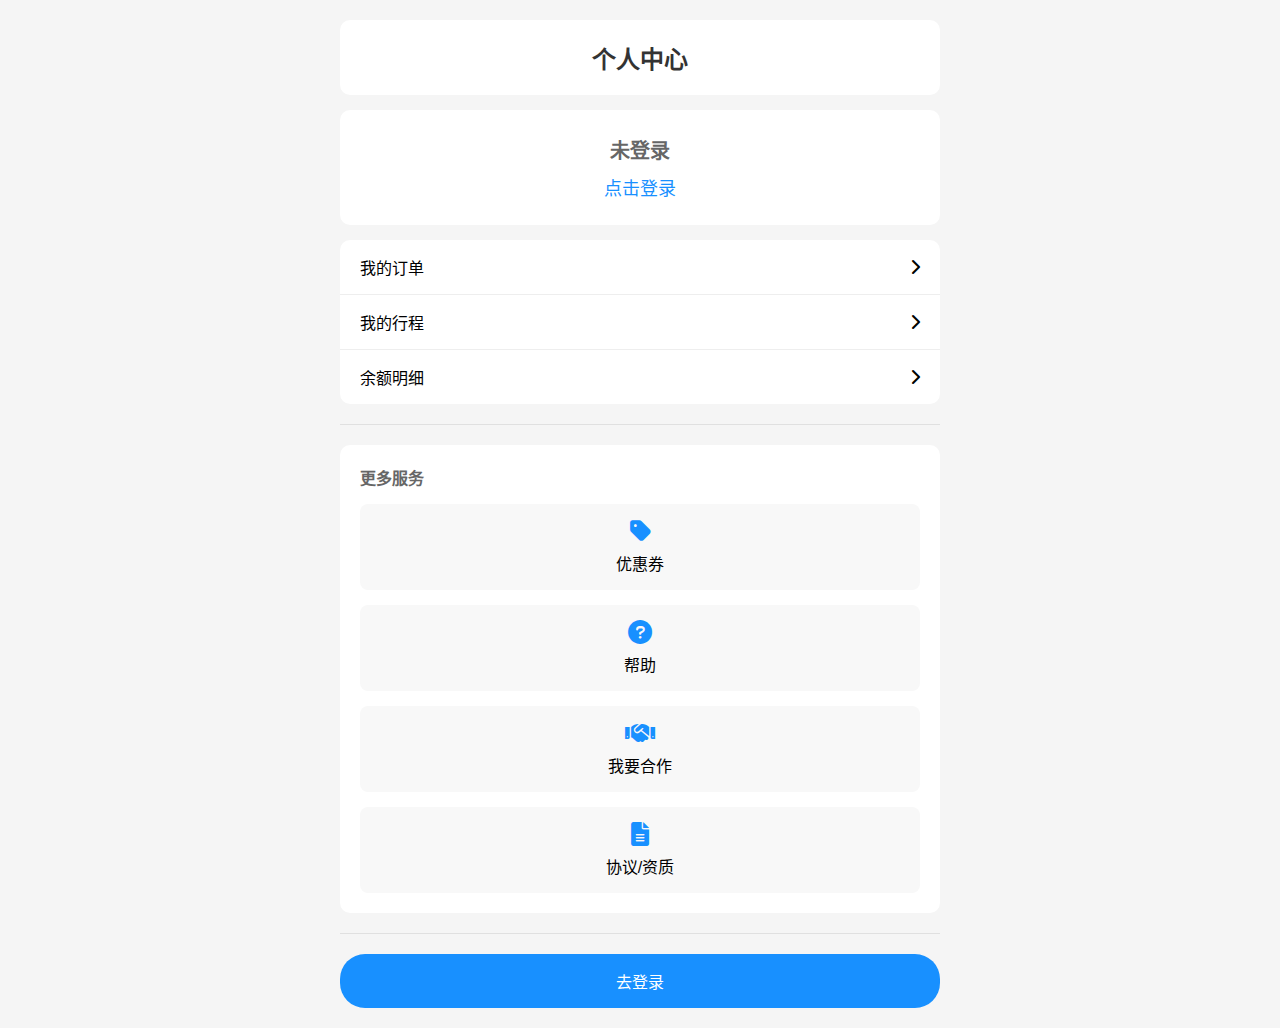
<file: shared umbrella/person.html>
<!DOCTYPE html>
<html lang="zh-CN">
<head>
    <meta charset="UTF-8">
    <meta name="viewport" content="width=device-width, initial-scale=1.0">
    <title>个人中心</title>
    <link rel="stylesheet" href="personal.css">
    <link rel="stylesheet" href="https://cdnjs.cloudflare.com/ajax/libs/font-awesome/6.0.0/css/all.min.css">
</head>
<body>
    <div class="container">
        <header class="profile-header">
            <h1>个人中心</h1>
        </header>

        <div class="login-status">
            <div class="not-login">
                <h2>未登录</h2>
                <p class="login-prompt">点击登录</p>
            </div>
        </div>

        <div class="function-list">
            <div class="function-item">
                <span>我的订单</span>
                <i class="fas fa-chevron-right"></i>
            </div>
            <div class="function-item">
                <span>我的行程</span>
                <i class="fas fa-chevron-right"></i>
            </div>
            <div class="function-item">
                <span>余额明细</span>
                <i class="fas fa-chevron-right"></i>
            </div>
        </div>

        <hr class="divider">

        <div class="more-services">
            <h3>更多服务</h3>
            <div class="service-grid">
                <div class="service-item">
                    <i class="fas fa-tag"></i>
                    <span>优惠券</span>
                </div>
                <div class="service-item">
                    <i class="fas fa-question-circle"></i>
                    <span>帮助</span>
                </div>
                <div class="service-item">
                    <i class="fas fa-handshake"></i>
                    <span>我要合作</span>
                </div>
                <div class="service-item">
                    <i class="fas fa-file-alt"></i>
                    <span>协议/资质</span>
                </div>
            </div>
        </div>

        <hr class="divider">

        <button class="login-button">去登录</button>
    </div>
</body>
</html>
</file>
<file: shared umbrella/personal.css>
body {
    margin: 0;
    padding: 0;
    background-color: #f5f5f5;
    font-family: "PingFang SC", "Microsoft YaHei", sans-serif;
}

.container {
    max-width: 600px;
    margin: 0 auto;
    padding: 20px;
}

.profile-header {
    text-align: center;
    padding: 20px 0;
    background-color: #fff;
    border-radius: 10px;
    margin-bottom: 15px;
}

.profile-header h1 {
    margin: 0;
    color: #333;
    font-size: 24px;
}

.login-status {
    background-color: #fff;
    padding: 25px;
    border-radius: 10px;
    margin-bottom: 15px;
    text-align: center;
}

.not-login h2 {
    color: #666;
    margin: 0 0 10px 0;
    font-size: 20px;
}

.login-prompt {
    color: #1890ff;
    font-size: 18px;
    margin: 0;
    cursor: pointer;
}

.function-list {
    background-color: #fff;
    border-radius: 10px;
    margin-bottom: 15px;
}

.function-item {
    display: flex;
    justify-content: space-between;
    align-items: center;
    padding: 15px 20px;
    border-bottom: 1px solid #eee;
}

.function-item:last-child {
    border-bottom: none;
}

.divider {
    border: 0;
    height: 1px;
    background-color: #e0e0e0;
    margin: 20px 0;
}

.more-services {
    background-color: #fff;
    padding: 20px;
    border-radius: 10px;
}

.more-services h3 {
    color: #666;
    margin: 0 0 15px 0;
    font-size: 16px;
}

.service-grid {
    display: grid;
    gap: 15px;
}

.service-item {
    display: flex;
    flex-direction: column;
    align-items: center;
    padding: 15px;
    background-color: #f8f8f8;
    border-radius: 8px;
}

.service-item i {
    font-size: 24px;
    color: #1890ff;
    margin-bottom: 8px;
}

.login-button {
    width: 100%;
    padding: 15px;
    background-color: #1890ff;
    color: white;
    border: none;
    border-radius: 25px;
    font-size: 16px;
    cursor: pointer;
    transition: background-color 0.3s;
}

.login-button:hover {
    background-color: #40a9ff;
}

/* 响应式设计 */
@media (max-width: 480px) {
    .container {
        padding: 10px;
    }
    
    .function-item {
        padding: 12px 15px;
    }
    
    .service-grid {
    }
}/* CSS Document */
</file>
